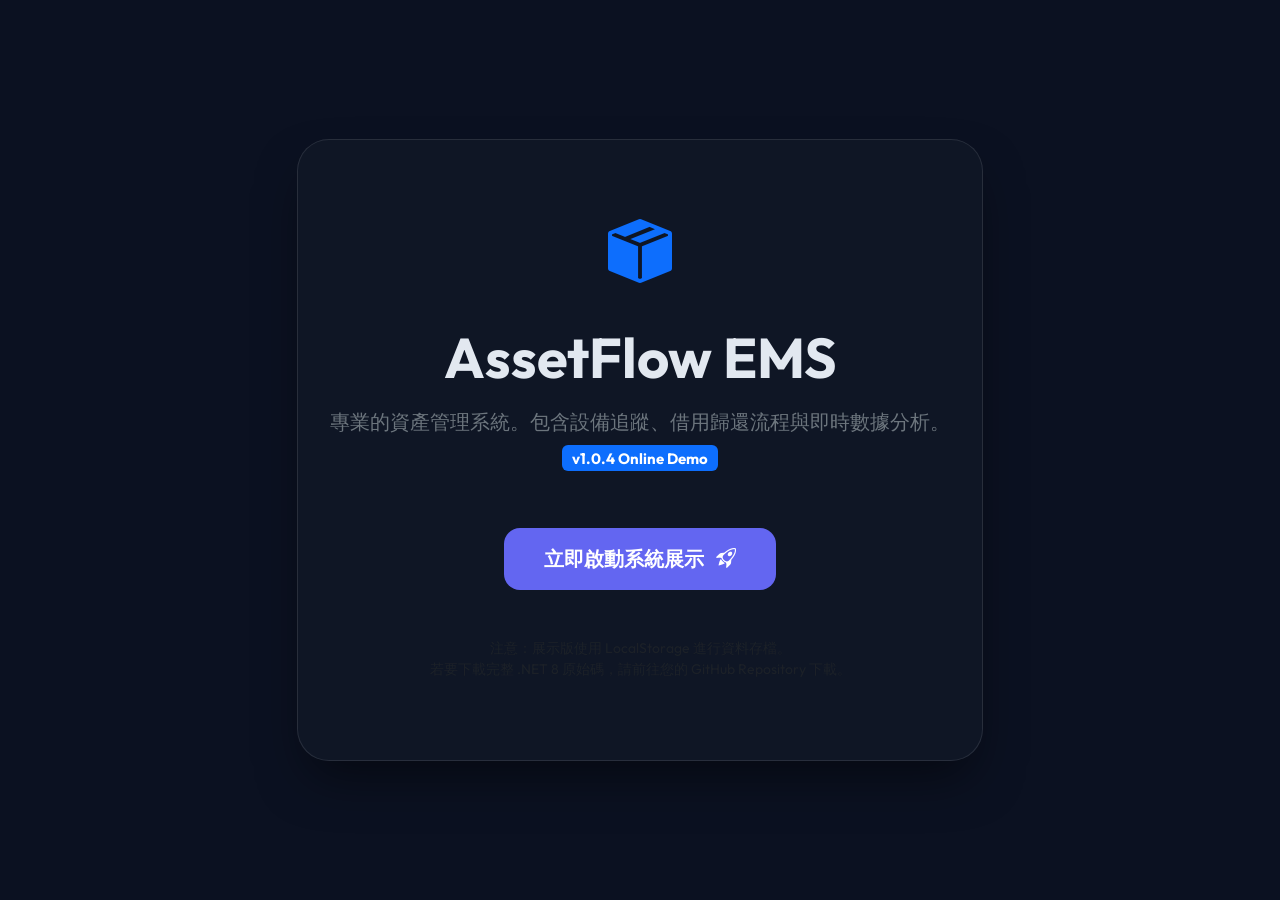
<file: index.html>
<!DOCTYPE html>
<html lang="zh-TW">
<head>
    <meta charset="UTF-8">
    <meta name="viewport" content="width=device-width, initial-scale=1.0">
    <title>AssetFlow EMS | 官網展示版 (Online Demo)</title>
    <!-- 使用相同的設計語彙 -->
    <link href="https://cdn.jsdelivr.net/npm/bootstrap@5.3.0/dist/css/bootstrap.min.css" rel="stylesheet">
    <link href="https://fonts.googleapis.com/css2?family=Inter:wght@400;600;700&family=Outfit:wght@500;700&display=swap" rel="stylesheet">
    <link rel="stylesheet" href="https://cdn.jsdelivr.net/npm/bootstrap-icons@1.11.1/font/bootstrap-icons.css">
    
    <style>
        :root {
            --primary: #6366f1;
            --bg: #0b1121;
            --surface: #111827;
            --text: #e2e8f0;
        }
        body {
            background-color: var(--bg);
            color: var(--text);
            font-family: 'Outfit', sans-serif;
            min-height: 100vh;
            display: flex;
            flex-direction: column;
            justify-content: center;
            align-items: center;
            text-align: center;
            padding: 2rem;
        }
        .hero-card {
            background: rgba(17, 24, 39, 0.8);
            backdrop-filter: blur(12px);
            border: 1px solid rgba(255,255,255,0.1);
            padding: 4rem 2rem;
            border-radius: 2rem;
            max-width: 800px;
            box-shadow: 0 25px 50px -12px rgba(0, 0, 0, 0.5);
        }
        .btn-launch {
            background: var(--primary);
            color: white;
            padding: 1rem 2.5rem;
            font-size: 1.25rem;
            font-weight: 700;
            border-radius: 1rem;
            text-decoration: none;
            display: inline-flex;
            align-items: center;
            gap: 0.75rem;
            transition: all 0.3s;
            margin-top: 2rem;
        }
        .btn-launch:hover {
            transform: translateY(-5px);
            box-shadow: 0 10px 20px rgba(99, 102, 241, 0.4);
            color: white;
        }
        .source-link {
            color: #94a3b8;
            text-decoration: none;
            margin-top: 1.5rem;
            display: block;
            font-size: 0.9rem;
        }
        .source-link:hover { color: white; }
    </style>
</head>
<body>

    <div class="hero-card">
        <div class="mb-4">
            <i class="bi bi-box-seam-fill text-primary" style="font-size: 4rem;"></i>
        </div>
        <h1 class="display-4 fw-bold mb-3">AssetFlow EMS</h1>
        <p class="lead text-secondary mb-4">
            專業的資產管理系統。包含設備追蹤、借用歸還流程與即時數據分析。<br>
            <span class="badge bg-primary mt-2">v1.0.4 Online Demo</span>
        </p>
        
        <a href="demo.html" class="btn-launch">
            立即啟動系統展示 <i class="bi bi-rocket-takeoff"></i>
        </a>
        
        <p class="text-muted small mt-5">
            注意：展示版使用 LocalStorage 進行資料存檔。<br>
            若要下載完整 .NET 8 原始碼，請前往您的 GitHub Repository 下載。
        </p>
    </div>

</body>
</html>
</file>
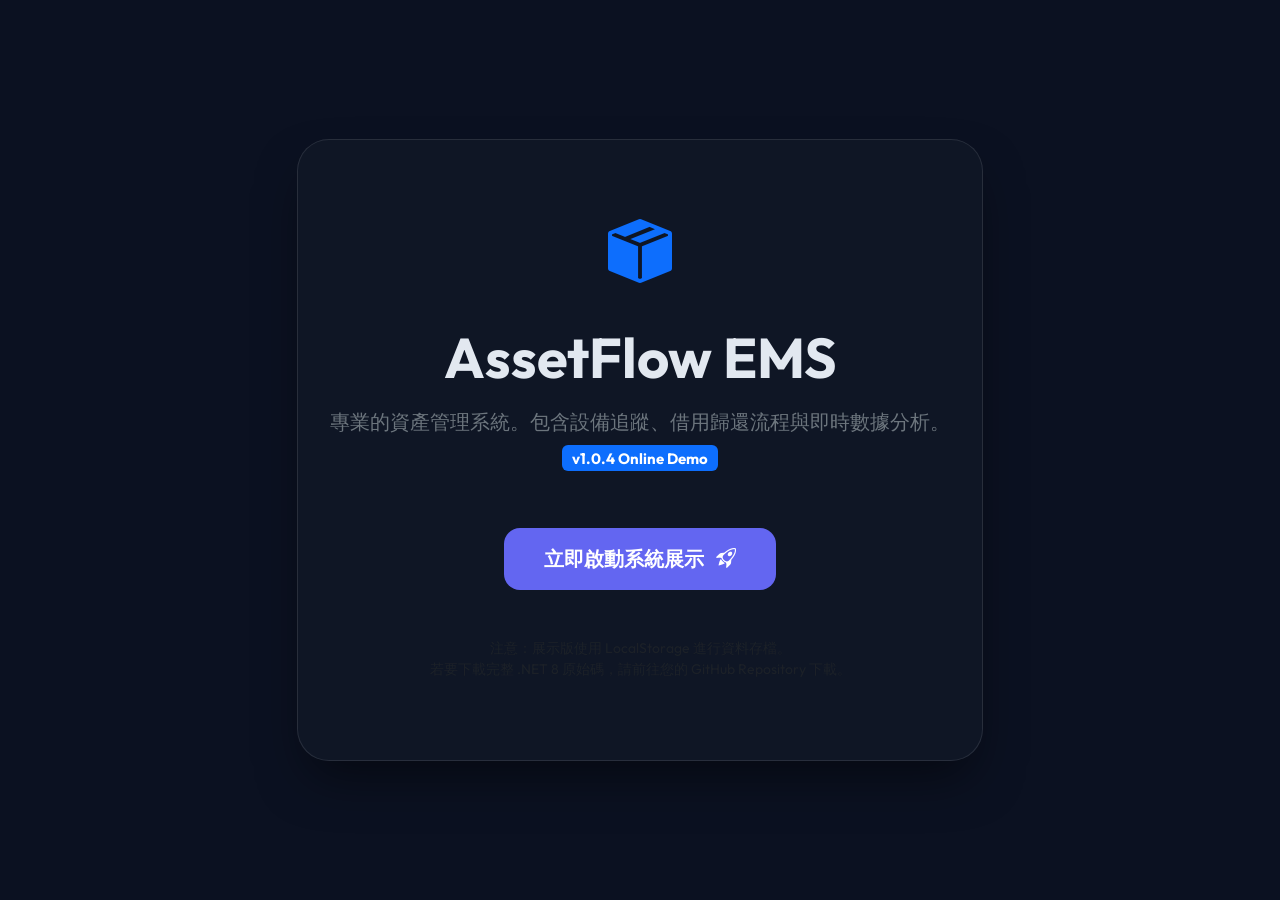
<file: docs/index.html>
<!DOCTYPE html>
<html lang="zh-TW">
<head>
    <meta charset="UTF-8">
    <meta name="viewport" content="width=device-width, initial-scale=1.0">
    <title>AssetFlow EMS | 官網展示版 (Online Demo)</title>
    <!-- 使用相同的設計語彙 -->
    <link href="https://cdn.jsdelivr.net/npm/bootstrap@5.3.0/dist/css/bootstrap.min.css" rel="stylesheet">
    <link href="https://fonts.googleapis.com/css2?family=Inter:wght@400;600;700&family=Outfit:wght@500;700&display=swap" rel="stylesheet">
    <link rel="stylesheet" href="https://cdn.jsdelivr.net/npm/bootstrap-icons@1.11.1/font/bootstrap-icons.css">
    
    <style>
        :root {
            --primary: #6366f1;
            --bg: #0b1121;
            --surface: #111827;
            --text: #e2e8f0;
        }
        body {
            background-color: var(--bg);
            color: var(--text);
            font-family: 'Outfit', sans-serif;
            min-height: 100vh;
            display: flex;
            flex-direction: column;
            justify-content: center;
            align-items: center;
            text-align: center;
            padding: 2rem;
        }
        .hero-card {
            background: rgba(17, 24, 39, 0.8);
            backdrop-filter: blur(12px);
            border: 1px solid rgba(255,255,255,0.1);
            padding: 4rem 2rem;
            border-radius: 2rem;
            max-width: 800px;
            box-shadow: 0 25px 50px -12px rgba(0, 0, 0, 0.5);
        }
        .btn-launch {
            background: var(--primary);
            color: white;
            padding: 1rem 2.5rem;
            font-size: 1.25rem;
            font-weight: 700;
            border-radius: 1rem;
            text-decoration: none;
            display: inline-flex;
            align-items: center;
            gap: 0.75rem;
            transition: all 0.3s;
            margin-top: 2rem;
        }
        .btn-launch:hover {
            transform: translateY(-5px);
            box-shadow: 0 10px 20px rgba(99, 102, 241, 0.4);
            color: white;
        }
    </style>
</head>
<body>

    <div class="hero-card">
        <div class="mb-4">
            <i class="bi bi-box-seam-fill text-primary" style="font-size: 4rem;"></i>
        </div>
        <h1 class="display-4 fw-bold mb-3">AssetFlow EMS</h1>
        <p class="lead text-secondary mb-4">
            專業的資產管理系統。包含設備追蹤、借用歸還流程與即時數據分析。<br>
            <span class="badge bg-primary mt-2">v1.0.4 Online Demo</span>
        </p>
        
        <a href="demo.html" class="btn-launch">
            立即啟動系統展示 <i class="bi bi-rocket-takeoff"></i>
        </a>
        
        <p class="text-muted small mt-5">
            注意：展示版使用 LocalStorage 進行資料存檔。<br>
            若要下載完整 .NET 8 原始碼，請前往您的 GitHub Repository 下載。
        </p>
    </div>

</body>
</html>
</file>
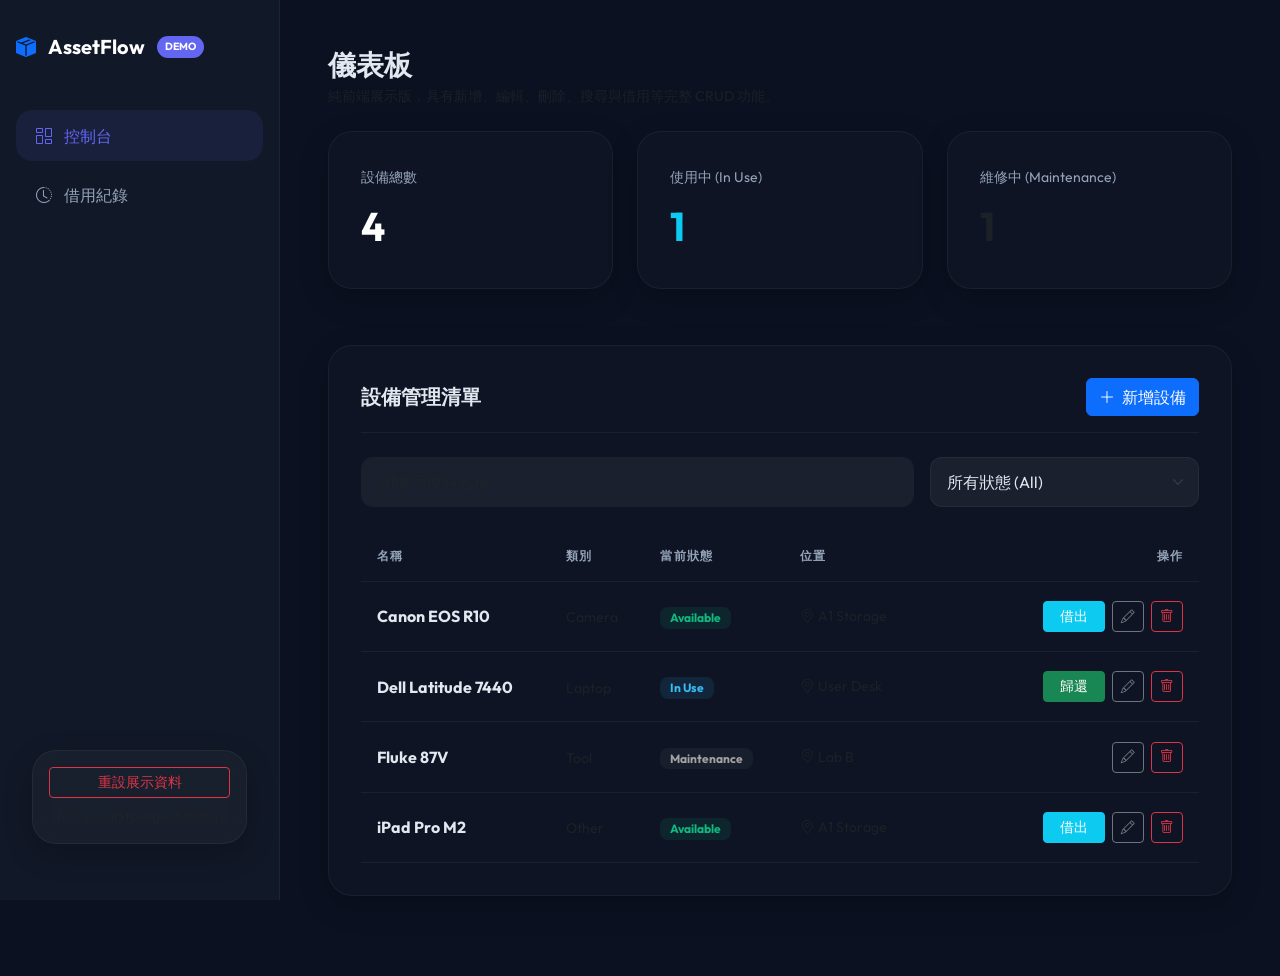
<file: docs/demo.html>
<!DOCTYPE html>
<html lang="zh-TW">
<head>
    <meta charset="UTF-8">
    <meta name="viewport" content="width=device-width, initial-scale=1.0">
    <title>AssetFlow EMS | Online Demo</title>
    <link href="https://cdn.jsdelivr.net/npm/bootstrap@5.3.0/dist/css/bootstrap.min.css" rel="stylesheet">
    <link href="https://fonts.googleapis.com/css2?family=Inter:wght@400;500;600;700&family=Outfit:wght@500;700&display=swap" rel="stylesheet">
    <link rel="stylesheet" href="https://cdn.jsdelivr.net/npm/bootstrap-icons@1.11.1/font/bootstrap-icons.css">
    <style>
        :root { --primary: #6366f1; --bg: #0b1121; --surface: #111827; --border: rgba(255, 255, 255, 0.05); --text: #e2e8f0; --text-muted: #94a3b8; }
        body { background: var(--bg); color: var(--text); font-family: 'Outfit', sans-serif; margin: 0; overflow-x: hidden; }
        .app-container { display: flex; min-height: 100vh; }
        .sidebar { width: 280px; background: var(--surface); border-right: 1px solid var(--border); position: fixed; height: 100vh; padding: 2rem 1rem; display: flex; flex-direction: column; z-index: 1000; }
        .brand-text { font-weight: 700; font-size: 1.25rem; color: white; text-decoration: none; display: flex; align-items: center; gap: 0.75rem; margin-bottom: 3rem; }
        .brand-badge { background: var(--primary); font-size: 0.65rem; padding: 0.2rem 0.5rem; border-radius: 99px; }
        .nav-menu { flex: 1; display: flex; flex-direction: column; gap: 0.5rem; }
        .nav-item { color: var(--text-muted); text-decoration: none; padding: 0.85rem 1.25rem; border-radius: 1rem; transition: all 0.2s; display: flex; align-items: center; gap: 0.75rem; cursor: pointer; }
        .nav-item:hover, .nav-item.active { background: rgba(99, 102, 241, 0.1); color: var(--primary); }
        .main-content { flex: 1; margin-left: 280px; padding: 3rem; }
        .panel { background: rgba(17, 24, 39, 0.6); backdrop-filter: blur(10px); border: 1px solid var(--border); border-radius: 1.5rem; padding: 2rem; box-shadow: 0 10px 30px rgba(0,0,0,0.2); margin-bottom: 2rem; }
        .metric-card .label { color: var(--text-muted); font-size: 0.875rem; }
        .metric-card .value { font-size: 2.5rem; font-weight: 700; color: white; margin-top: 0.5rem; }
        .custom-table { width: 100%; border-collapse: collapse; }
        .custom-table th { border-bottom: 1px solid var(--border); color: var(--text-muted); font-size: 0.75rem; text-transform: uppercase; letter-spacing: 0.1em; padding: 1rem; }
        .custom-table td { border-bottom: 1px solid var(--border); padding: 1.2rem 1rem; vertical-align: middle; }
        .badge { padding: 0.4em 0.8em; border-radius: 0.5rem; font-size: 0.75rem; }
        .bg-available { background: rgba(16, 185, 129, 0.1); color: #10b981; }
        .bg-inuse { background: rgba(56, 189, 248, 0.1); color: #38bdf8; }
        .bg-maint { background: rgba(115, 115, 115, 0.1); color: #a3a3a3; }
        
        /* Form controls */
        .modal-content { background-color: var(--surface); color: var(--text); border: 1px solid var(--border); border-radius: 1rem; }
        .modal-header { border-bottom: 1px solid var(--border); }
        .modal-footer { border-top: 1px solid var(--border); }
        .btn-close { filter: invert(1) grayscale(100%) brightness(200%); }
        .form-control, .form-select { background-color: rgba(255,255,255,0.05); border: 1px solid var(--border); color: var(--text); border-radius: 0.75rem; padding: 0.75rem 1rem; }
        .form-control:focus, .form-select:focus { background-color: rgba(255,255,255,0.1); color: white; border-color: var(--primary); box-shadow: none; }
    </style>
</head>
<body>
    <div class="app-container">
        <!-- 側邊導覽列 -->
        <aside class="sidebar">
            <div class="sidebar-header"><a class="brand-text" href="index.html"><i class="bi bi-box-seam-fill text-primary"></i> AssetFlow <span class="brand-badge">DEMO</span></a></div>
            <nav class="nav-menu">
                <a class="nav-item active" onclick="showView('equipments', this)"><i class="bi bi-columns-gap"></i><span>控制台</span></a>
                <a class="nav-item" onclick="showView('records', this)"><i class="bi bi-clock-history"></i><span>借用紀錄</span></a>
            </nav>
            <div class="mt-auto mb-4 px-3">
                <div class="panel p-3 mb-0" style="background: rgba(255,255,255,0.03); padding: 1rem !important;">
                    <button class="btn btn-outline-danger w-100 btn-sm" onclick="resetSystem()">重設展示資料</button>
                    <div class="small text-muted mt-2 text-center">清空 LocalStorage 本地暫存</div>
                </div>
            </div>
        </aside>
        
        <!-- 主要內容區 -->
        <main class="main-content">
            <header class="d-flex justify-content-between align-items-center mb-4">
                <div>
                    <h1 class="h3 fw-bold mb-1">儀表板</h1>
                    <p class="text-muted small mb-0">純前端展示版，具有新增、編輯、刪除、搜尋與借用等完整 CRUD 功能。</p>
                </div>
            </header>

            <!-- 視圖1: 控制台與設備管理 -->
            <div id="view-equipments" class="view-item">
                <div class="row g-4 mb-4">
                    <div class="col-md-4"><div class="panel metric-card"><span class="label">設備總數</span><div class="value" id="s-total">0</div></div></div>
                    <div class="col-md-4"><div class="panel metric-card"><span class="label">使用中 (In Use)</span><div class="value text-info" id="s-use">0</div></div></div>
                    <div class="col-md-4"><div class="panel metric-card"><span class="label">維修中 (Maintenance)</span><div class="value text-muted" id="s-maint">0</div></div></div>
                </div>
                
                <div class="panel">
                    <div class="d-flex justify-content-between align-items-center mb-4 border-bottom pb-3" style="border-color: var(--border) !important;">
                        <h3 class="h5 fw-bold mb-0">設備管理清單</h3>
                        <button class="btn btn-primary" onclick="openEqModal()">
                            <i class="bi bi-plus-lg me-1"></i> 新增設備
                        </button>
                    </div>

                    <!-- 搜尋與過濾條件 -->
                    <div class="row g-3 mb-4">
                        <div class="col-md-8">
                            <input type="text" id="searchInput" class="form-control" placeholder="關鍵字搜尋名稱..." oninput="render()">
                        </div>
                        <div class="col-md-4">
                            <select id="filterStatus" class="form-select" onchange="render()">
                                <option value="All">所有狀態 (All)</option>
                                <option value="Available">可借用 (Available)</option>
                                <option value="In Use">使用中 (In Use)</option>
                                <option value="Maintenance">維修中 (Maintenance)</option>
                            </select>
                        </div>
                    </div>

                    <div class="table-responsive">
                        <table class="custom-table">
                            <thead>
                                <tr>
                                    <th>名稱</th>
                                    <th>類別</th>
                                    <th>當前狀態</th>
                                    <th>位置</th>
                                    <th class="text-end" style="min-width: 250px;">操作</th>
                                </tr>
                            </thead>
                            <tbody id="eq-list">
                                <!-- JS動態渲染 -->
                            </tbody>
                        </table>
                        <div id="noDataResult" class="text-center py-5 d-none text-muted">
                            <i class="bi bi-search display-6 d-block mb-3 opacity-25"></i>
                            找不到符合條件的設備。
                        </div>
                    </div>
                </div>
            </div>

            <!-- 視圖2: 借用紀錄表 -->
            <div id="view-records" class="view-item d-none">
                <div class="panel">
                    <h3 class="h5 fw-bold mb-4">歷史借用動態紀錄</h3>
                    <div class="table-responsive">
                        <table class="custom-table">
                            <thead>
                                <tr>
                                    <th>借用設備</th>
                                    <th>人員</th>
                                    <th>借用時間</th>
                                    <th>處理動態</th>
                                </tr>
                            </thead>
                            <tbody id="rec-list">
                                <!-- JS動態渲染 -->
                            </tbody>
                        </table>
                    </div>
                </div>
            </div>
        </main>
    </div>

    <!-- 模態框：新增 / 編輯設備 -->
    <div class="modal fade" id="eqModal" tabindex="-1" aria-hidden="true">
        <div class="modal-dialog modal-dialog-centered">
            <div class="modal-content">
                <div class="modal-header">
                    <h5 class="modal-title fw-bold" id="eqModalTitle">新增設備</h5>
                    <button type="button" class="btn-close" data-bs-dismiss="modal" aria-label="Close"></button>
                </div>
                <div class="modal-body">
                    <input type="hidden" id="eq-id">
                    <div class="mb-3">
                        <label class="form-label text-muted small">設備名稱</label>
                        <input type="text" id="eq-name" class="form-control" placeholder="例如: MacBook Pro M3">
                    </div>
                    <div class="row g-3 mb-3">
                        <div class="col-6">
                            <label class="form-label text-muted small">設備類別</label>
                            <select id="eq-cat" class="form-select">
                                <option value="Laptop">筆記型電腦 (Laptop)</option>
                                <option value="Camera">攝影器材 (Camera)</option>
                                <option value="Tool">工具/儀器 (Tool)</option>
                                <option value="Other">其他 (Other)</option>
                            </select>
                        </div>
                        <div class="col-6">
                            <label class="form-label text-muted small">初始狀態</label>
                            <select id="eq-stat" class="form-select">
                                <option value="Available">Available (可借用)</option>
                                <option value="In Use">In Use (使用中)</option>
                                <option value="Maintenance">Maintenance (維護中)</option>
                            </select>
                        </div>
                    </div>
                    <div class="mb-3">
                        <label class="form-label text-muted small">存放位置</label>
                        <input type="text" id="eq-loc" class="form-control" placeholder="例如: A1庫房">
                    </div>
                </div>
                <div class="modal-footer">
                    <button type="button" class="btn btn-outline-secondary text-white" data-bs-dismiss="modal">取消</button>
                    <button type="button" class="btn btn-primary px-4" onclick="saveEquipment()">儲存資料</button>
                </div>
            </div>
        </div>
    </div>

    <!-- 模態框：借用申請 -->
    <div class="modal fade" id="borrowModal" tabindex="-1" aria-hidden="true">
        <div class="modal-dialog modal-dialog-centered">
            <div class="modal-content border-info border-2">
                <div class="modal-header">
                    <h5 class="modal-title fw-bold text-info">借用申請</h5>
                    <button type="button" class="btn-close" data-bs-dismiss="modal" aria-label="Close"></button>
                </div>
                <div class="modal-body">
                    <input type="hidden" id="borrow-eq-id">
                    <div class="mb-4 text-center">
                        <div class="text-muted small">您即將借用：</div>
                        <div class="h4 fw-bold mt-1" id="borrow-eq-name">設備名稱</div>
                    </div>
                    <div class="mb-3">
                        <label class="form-label text-muted small">借用人姓名或學號/員工編號</label>
                        <input type="text" id="borrow-user" class="form-control" placeholder="請輸入借用人...">
                    </div>
                </div>
                <div class="modal-footer">
                    <button type="button" class="btn btn-outline-secondary text-white" data-bs-dismiss="modal">取消</button>
                    <button type="button" class="btn btn-info text-white px-4" onclick="confirmBorrow()">確認借出</button>
                </div>
            </div>
        </div>
    </div>

    <script src="https://cdn.jsdelivr.net/npm/bootstrap@5.3.0/dist/js/bootstrap.bundle.min.js"></script>
    <script>
        // --- 核心資料存取邏輯 ---
        const DEFAULT_EQS = [
            { id: 1, name: "Canon EOS R10", cat: "Camera", stat: "Available", loc: "A1 Storage" },
            { id: 2, name: "Dell Latitude 7440", cat: "Laptop", stat: "In Use", loc: "User Desk" },
            { id: 3, name: "Fluke 87V", cat: "Tool", stat: "Maintenance", loc: "Lab B" },
            { id: 4, name: "iPad Pro M2", cat: "Other", stat: "Available", loc: "A1 Storage" }
        ];
        
        const DEFAULT_RECS = [
            { id: 101, name: "Dell Latitude 7440", user: "John Doe", time: new Date().toLocaleString(), st: "Borrowed" }
        ];

        let eqs = JSON.parse(localStorage.getItem('ems_gh_eq_full')) || DEFAULT_EQS;
        let recs = JSON.parse(localStorage.getItem('ems_gh_rec_full')) || DEFAULT_RECS;
        
        let eqModalInstance = null;
        let borrowModalInstance = null;

        document.addEventListener('DOMContentLoaded', () => {
            eqModalInstance = new bootstrap.Modal(document.getElementById('eqModal'));
            borrowModalInstance = new bootstrap.Modal(document.getElementById('borrowModal'));
            render();
        });

        const save = () => { 
            localStorage.setItem('ems_gh_eq_full', JSON.stringify(eqs)); 
            localStorage.setItem('ems_gh_rec_full', JSON.stringify(recs)); 
        };

        const render = () => {
            const keyword = document.getElementById('searchInput').value.toLowerCase();
            const filter = document.getElementById('filterStatus').value;

            // 過濾資料
            const filteredEqs = eqs.filter(e => {
                const matchKey = e.name.toLowerCase().includes(keyword) || e.loc.toLowerCase().includes(keyword);
                const matchFilter = filter === 'All' || e.stat === filter;
                return matchKey && matchFilter;
            });

            // 渲染列表
            const list = document.getElementById('eq-list'); 
            const noData = document.getElementById('noDataResult');
            list.innerHTML = "";
            
            if (filteredEqs.length === 0) {
                noData.classList.remove('d-none');
            } else {
                noData.classList.add('d-none');
                filteredEqs.forEach(e => {
                    const tr = document.createElement('tr');
                    const badge = e.stat === 'Available' ? 'bg-available' : (e.stat === 'In Use' ? 'bg-inuse' : 'bg-maint');
                    tr.innerHTML = `
                        <td class="fw-bold">${e.name}</td>
                        <td><span class="text-muted small">${e.cat}</span></td>
                        <td><span class="badge ${badge}">${e.stat}</span></td>
                        <td class="text-muted small"><i class="bi bi-geo-alt me-1"></i>${e.loc}</td>
                        <td class="text-end">
                            ${e.stat === 'Available' ? `<button class="btn btn-sm btn-info text-white me-1 px-3" onclick="openBorrowModal(${e.id})">借出</button>` : ''}
                            ${e.stat === 'In Use' ? `<button class="btn btn-sm btn-success me-1 px-3" onclick="returnItem(${e.id})">歸還</button>` : ''}
                            <button class="btn btn-sm btn-outline-secondary" onclick="openEqModal(${e.id})" title="編輯"><i class="bi bi-pencil"></i></button>
                            <button class="btn btn-sm btn-outline-danger ms-1" onclick="deleteItem(${e.id})" title="刪除"><i class="bi bi-trash"></i></button>
                        </td>`;
                    list.appendChild(tr);
                });
            }

            // 渲染紀錄
            const rl = document.getElementById('rec-list'); 
            rl.innerHTML = "";
            recs.forEach(r => { 
                const tr = document.createElement('tr'); 
                const stBadge = r.st === 'Borrowed' ? 'text-info' : 'text-success';
                tr.innerHTML = `
                    <td class="fw-bold">${r.name}</td>
                    <td><span class="badge bg-secondary bg-opacity-25 text-white">${r.user}</span></td>
                    <td class="text-muted small">${r.time}</td>
                    <td class="${stBadge} fw-bold small">${r.st}</td>`; 
                rl.appendChild(tr); 
            });

            // 更新統計
            document.getElementById('s-total').innerText = eqs.length;
            document.getElementById('s-use').innerText = eqs.filter(e => e.stat === 'In Use').length;
            document.getElementById('s-maint').innerText = eqs.filter(e => e.stat === 'Maintenance').length;
        };

        // --- CRUD 操作 ---

        // 打開新增/編輯 Modal
        window.openEqModal = (id = null) => {
            const titleEl = document.getElementById('eqModalTitle');
            if(id) {
                // Edit Mode
                const eq = eqs.find(x => x.id === id);
                titleEl.innerText = "編輯設備詳情";
                document.getElementById('eq-id').value = eq.id;
                document.getElementById('eq-name').value = eq.name;
                document.getElementById('eq-cat').value = eq.cat;
                document.getElementById('eq-stat').value = eq.stat;
                document.getElementById('eq-loc').value = eq.loc;
            } else {
                // Add Mode
                titleEl.innerText = "新增設備資產";
                document.getElementById('eq-id').value = '';
                document.getElementById('eq-name').value = '';
                document.getElementById('eq-cat').value = 'Laptop';
                document.getElementById('eq-stat').value = 'Available';
                document.getElementById('eq-loc').value = '';
            }
            eqModalInstance.show();
        };

        // 儲存新增或編輯
        window.saveEquipment = () => {
            const id = document.getElementById('eq-id').value;
            const name = document.getElementById('eq-name').value.trim();
            const cat = document.getElementById('eq-cat').value;
            const stat = document.getElementById('eq-stat').value;
            const loc = document.getElementById('eq-loc').value.trim();

            if(!name || !loc) return alert("名稱與位置不可為空！");

            if(id) {
                // Update
                const eq = eqs.find(x => x.id == id);
                eq.name = name; eq.cat = cat; eq.stat = stat; eq.loc = loc;
            } else {
                // Insert
                const newId = eqs.length > 0 ? Math.max(...eqs.map(e => e.id)) + 1 : 1;
                eqs.push({ id: newId, name: name, cat: cat, stat: stat, loc: loc });
            }
            
            save();
            render();
            eqModalInstance.hide();
        };

        // 刪除
        window.deleteItem = (id) => {
            const eq = eqs.find(x => x.id === id);
            if(confirm(`警告！您確定要刪除「${eq.name}」這項設備嗎？此操作不可逆。`)) {
                eqs = eqs.filter(x => x.id !== id);
                save(); render();
            }
        };

        // 打開借用 Modal
        window.openBorrowModal = (id) => {
            const eq = eqs.find(x => x.id === id);
            document.getElementById('borrow-eq-id').value = eq.id;
            document.getElementById('borrow-eq-name').innerText = eq.name;
            document.getElementById('borrow-user').value = '';
            borrowModalInstance.show();
        };

        // 確認借用
        window.confirmBorrow = () => {
            const id = document.getElementById('borrow-eq-id').value;
            const user = document.getElementById('borrow-user').value.trim();
            if(!user) return alert("請填寫借用人資料！");

            const eq = eqs.find(x => x.id == id);
            eq.stat = 'In Use';
            recs.unshift({ id: Date.now(), name: eq.name, user: user, time: new Date().toLocaleString(), st: "Borrowed" });
            
            save(); render();
            borrowModalInstance.hide();
        };

        // 歸還
        window.returnItem = (id) => { 
            const eq = eqs.find(x => x.id === id); 
            if(confirm(`確認將「${eq.name}」歸還回庫存嗎？`)) {
                eq.stat = 'Available'; 
                // 嘗試從最近的紀錄找到借用人
                const lastRec = recs.find(r => r.name === eq.name && r.st === 'Borrowed');
                const user = lastRec ? lastRec.user : '系統管理';

                recs.unshift({ id: Date.now(), name: eq.name, user: user, time: new Date().toLocaleString(), st: "Returned" }); 
                save(); render(); 
            }
        };

        // 重設系統 (清除全資料)
        window.resetSystem = () => {
            if(confirm("即將清空本瀏覽器的所有修改紀錄，並還原成預設展示資料。確定執行？")) {
                localStorage.removeItem('ems_gh_eq_full');
                localStorage.removeItem('ems_gh_rec_full');
                location.reload();
            }
        };

        window.showView = (v, el) => { 
            document.querySelectorAll('.view-item').forEach(x => x.classList.add('d-none')); 
            document.getElementById(`view-${v}`).classList.remove('d-none'); 
            document.querySelectorAll('.nav-item').forEach(x => x.classList.remove('active')); 
            el.classList.add('active'); 
        };
    </script>
</body>
</html>
</file>
